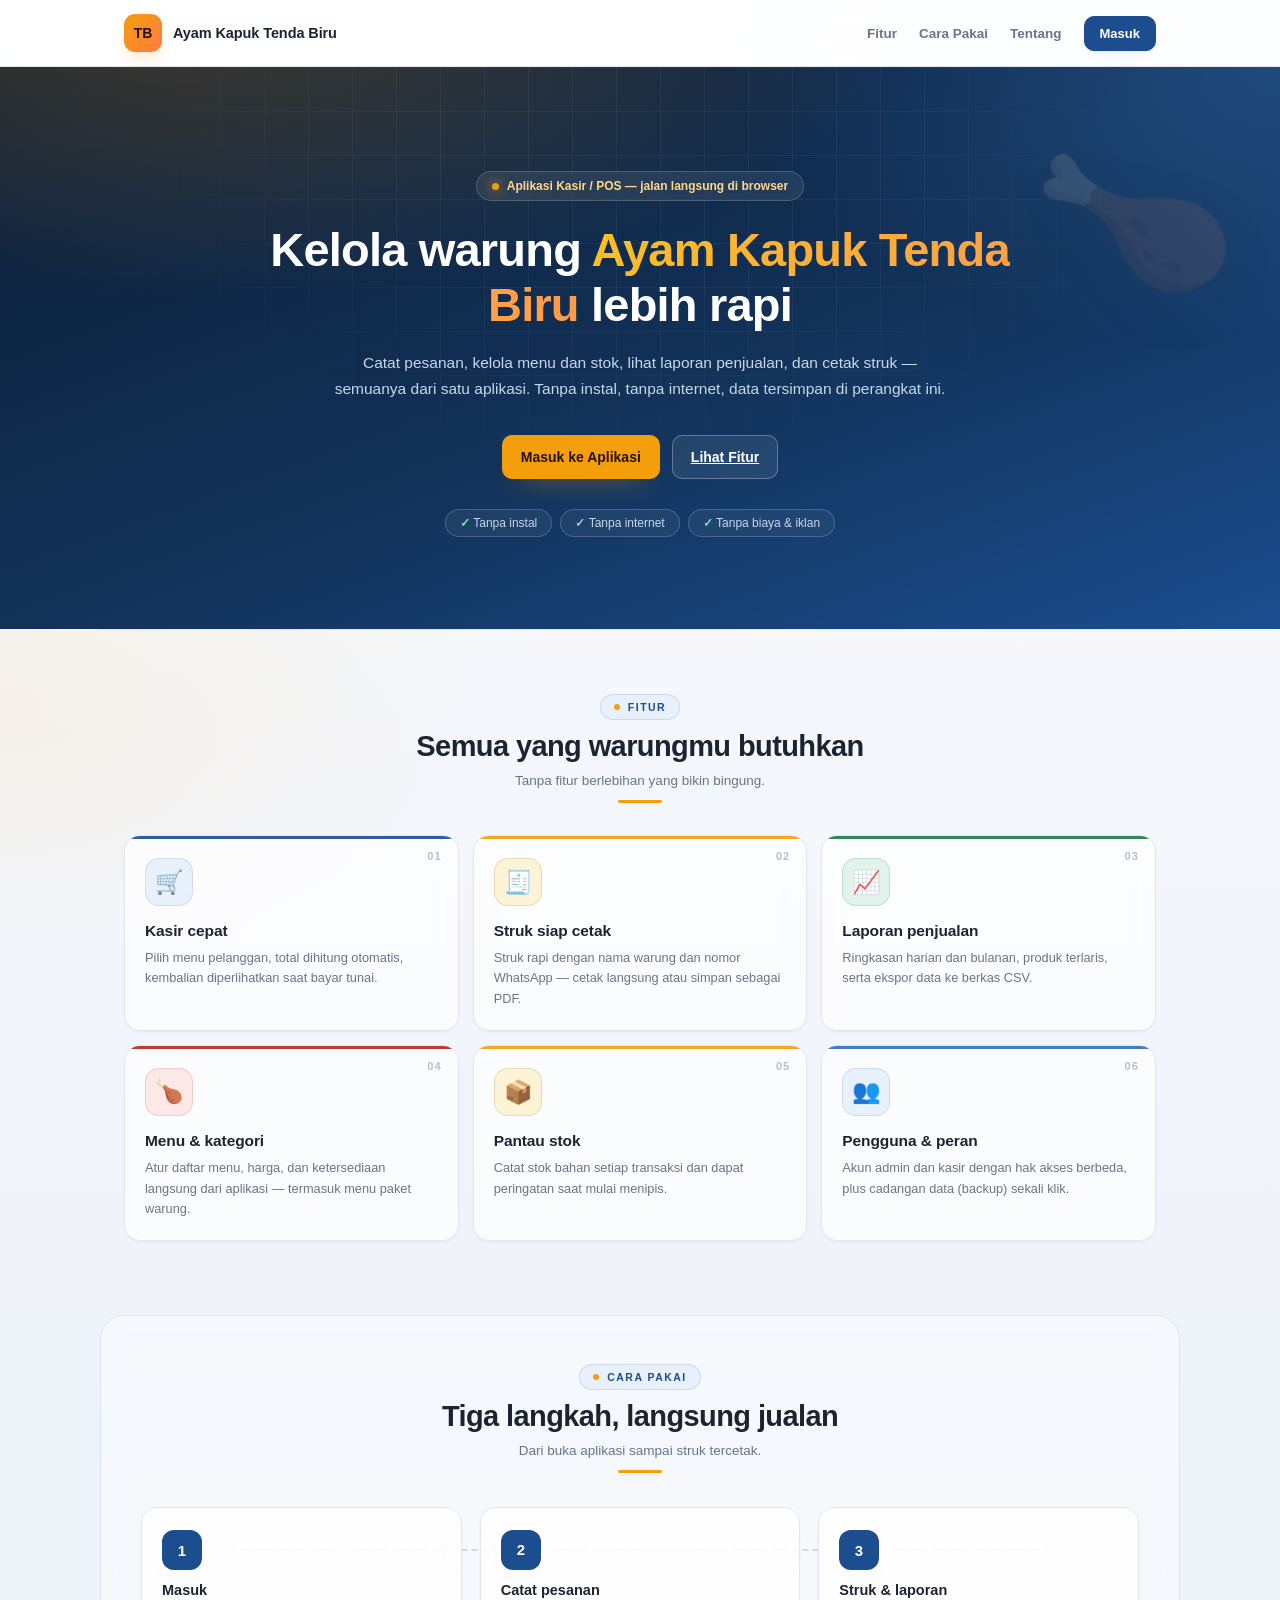
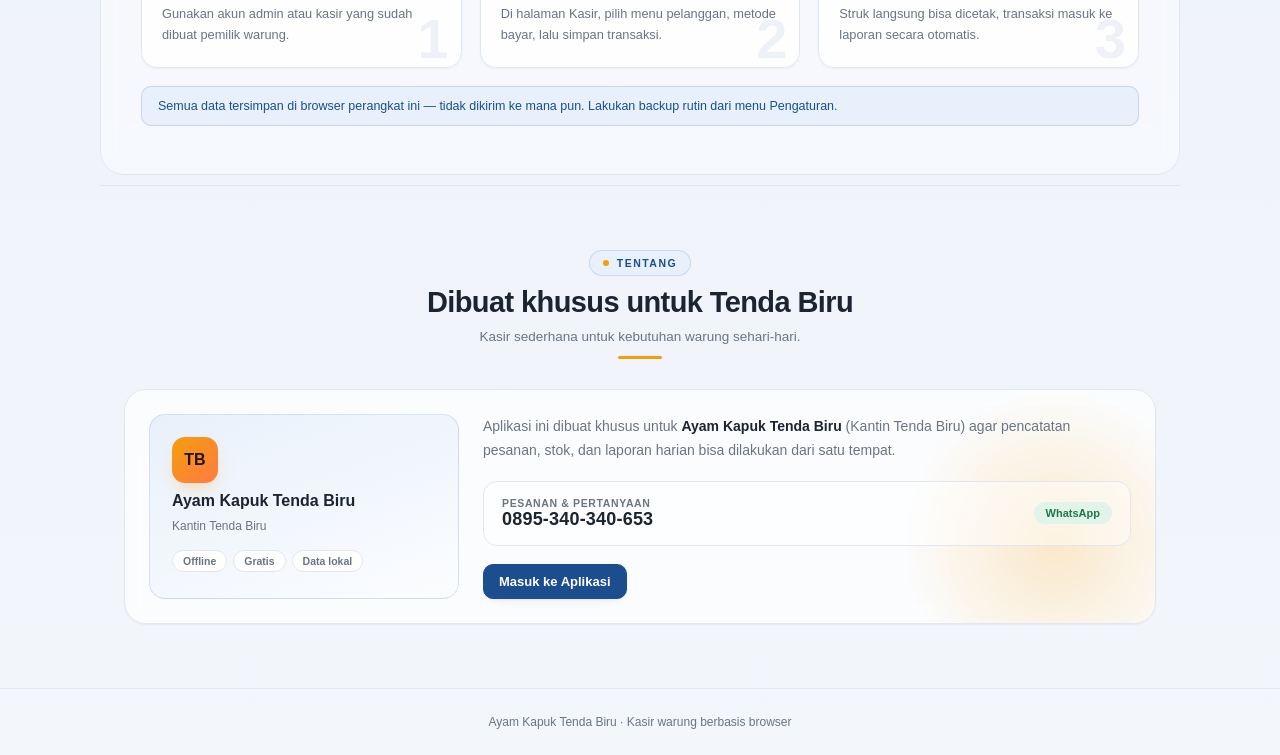
<file: index.html>
<!DOCTYPE html>
<html lang="id" data-theme="light">
<head>
  <meta charset="UTF-8">
  <meta name="viewport" content="width=device-width, initial-scale=1.0">
  <meta name="description" content="Aplikasi kasir (POS) untuk Ayam Kapuk Tenda Biru — kelola pesanan, menu, stok, laporan, dan struk.">
  <title>Ayam Kapuk Tenda Biru — Kasir</title>
  <link rel="stylesheet" href="assets/style.css">
</head>
<body>

  <!-- ================= LANDING ================= -->
  <div id="landingView" class="landing" hidden>
    <header class="landing-nav">
      <div class="landing-nav-inner">
        <div class="landing-brand">
          <span class="brand-logo">TB</span>
          <strong data-brand>Ayam Kapuk Tenda Biru</strong>
        </div>
        <nav class="landing-menu">
          <a href="#fitur">Fitur</a>
          <a href="#cara">Cara Pakai</a>
          <a href="#tentang">Tentang</a>
        </nav>
        <button class="btn primary" data-action="go-login">Masuk</button>
      </div>
    </header>

    <section class="landing-hero">
      <span class="landing-badge">Aplikasi Kasir / POS — jalan langsung di browser</span>
      <h1>Kelola warung <span data-brand>Ayam Kapuk Tenda Biru</span> lebih rapi</h1>
      <p>Catat pesanan, kelola menu dan stok, lihat laporan penjualan, dan cetak struk — semuanya dari satu aplikasi. Tanpa instal, tanpa internet, data tersimpan di perangkat ini.</p>
      <div class="landing-cta">
        <button class="btn primary big" data-action="go-login">Masuk ke Aplikasi</button>
        <a class="btn big ghost" href="#fitur">Lihat Fitur</a>
      </div>
      <div class="landing-chips">
        <span class="landing-chip">Tanpa instal</span>
        <span class="landing-chip">Tanpa internet</span>
        <span class="landing-chip">Tanpa biaya &amp; iklan</span>
      </div>
    </section>

    <section class="landing-section" id="fitur">
      <div class="landing-section-head">
        <span class="section-eyebrow">Fitur</span>
        <h2>Semua yang warungmu butuhkan</h2>
        <p>Tanpa fitur berlebihan yang bikin bingung.</p>
      </div>
      <div class="feature-grid">
        <div class="feature-card">
          <span class="feature-no">01</span>
          <span class="feature-icon">🛒</span>
          <h3>Kasir cepat</h3>
          <p>Pilih menu pelanggan, total dihitung otomatis, kembalian diperlihatkan saat bayar tunai.</p>
        </div>
        <div class="feature-card">
          <span class="feature-no">02</span>
          <span class="feature-icon">🧾</span>
          <h3>Struk siap cetak</h3>
          <p>Struk rapi dengan nama warung dan nomor WhatsApp — cetak langsung atau simpan sebagai PDF.</p>
        </div>
        <div class="feature-card">
          <span class="feature-no">03</span>
          <span class="feature-icon">📈</span>
          <h3>Laporan penjualan</h3>
          <p>Ringkasan harian dan bulanan, produk terlaris, serta ekspor data ke berkas CSV.</p>
        </div>
        <div class="feature-card">
          <span class="feature-no">04</span>
          <span class="feature-icon">🍗</span>
          <h3>Menu &amp; kategori</h3>
          <p>Atur daftar menu, harga, dan ketersediaan langsung dari aplikasi — termasuk menu paket warung.</p>
        </div>
        <div class="feature-card">
          <span class="feature-no">05</span>
          <span class="feature-icon">📦</span>
          <h3>Pantau stok</h3>
          <p>Catat stok bahan setiap transaksi dan dapat peringatan saat mulai menipis.</p>
        </div>
        <div class="feature-card">
          <span class="feature-no">06</span>
          <span class="feature-icon">👥</span>
          <h3>Pengguna &amp; peran</h3>
          <p>Akun admin dan kasir dengan hak akses berbeda, plus cadangan data (backup) sekali klik.</p>
        </div>
      </div>
    </section>

    <section class="landing-section" id="cara">
      <div class="landing-section-head">
        <span class="section-eyebrow">Cara Pakai</span>
        <h2>Tiga langkah, langsung jualan</h2>
        <p>Dari buka aplikasi sampai struk tercetak.</p>
      </div>
      <ol class="steps">
        <li>
          <span>1</span>
          <div>
            <strong>Masuk</strong>
            <p>Gunakan akun admin atau kasir yang sudah dibuat pemilik warung.</p>
          </div>
        </li>
        <li>
          <span>2</span>
          <div>
            <strong>Catat pesanan</strong>
            <p>Di halaman Kasir, pilih menu pelanggan, metode bayar, lalu simpan transaksi.</p>
          </div>
        </li>
        <li>
          <span>3</span>
          <div>
            <strong>Struk &amp; laporan</strong>
            <p>Struk langsung bisa dicetak, transaksi masuk ke laporan secara otomatis.</p>
          </div>
        </li>
      </ol>
      <div class="landing-note">Semua data tersimpan di browser perangkat ini — tidak dikirim ke mana pun. Lakukan backup rutin dari menu Pengaturan.</div>
    </section>

    <section class="landing-section" id="tentang">
      <div class="landing-section-head">
        <span class="section-eyebrow">Tentang</span>
        <h2>Dibuat khusus untuk Tenda Biru</h2>
        <p>Kasir sederhana untuk kebutuhan warung sehari-hari.</p>
      </div>
      <div class="about-card">
        <div class="about-brand">
          <span class="brand-logo">TB</span>
          <strong data-brand>Ayam Kapuk Tenda Biru</strong>
          <small>Kantin Tenda Biru</small>
          <div class="about-tags">
            <span>Offline</span>
            <span>Gratis</span>
            <span>Data lokal</span>
          </div>
        </div>
        <div class="about-body">
          <p class="landing-about">Aplikasi ini dibuat khusus untuk <strong data-brand>Ayam Kapuk Tenda Biru</strong> (Kantin Tenda Biru) agar pencatatan pesanan, stok, dan laporan harian bisa dilakukan dari satu tempat.</p>
          <div class="about-contact">
            <div>
              <span class="lbl">Pesanan &amp; pertanyaan</span>
              <b>0895-340-340-653</b>
            </div>
            <span class="about-wa">WhatsApp</span>
          </div>
          <div class="about-cta">
            <button class="btn primary" data-action="go-login">Masuk ke Aplikasi</button>
          </div>
        </div>
      </div>
    </section>

    <footer class="landing-foot">
      <span data-brand>Ayam Kapuk Tenda Biru</span> &middot; Kasir warung berbasis browser
    </footer>
  </div>

  <!-- ================= LOGIN ================= -->
  <div id="loginView" class="login-view" hidden>
    <section class="login-panel">
      <aside class="login-side">
        <div class="login-side-head">
          <span class="brand-logo">TB</span>
          <strong data-brand>Ayam Kapuk Tenda Biru</strong>
          <button type="button" class="login-side-back" data-action="back-landing">&#8592; Beranda</button>
        </div>
        <div class="login-side-body">
          <h2>Lanjutkan mengelola usahamu dari sini.</h2>
          <p>Satu aplikasi untuk kebutuhan kasir warungmu — dari pesanan sampai laporan.</p>
          <ul class="login-checks">
            <li>Kelola transaksi harian</li>
            <li>Lihat laporan usaha</li>
            <li>Pantau menu &amp; stok</li>
            <li>Akses fitur kasir &amp; pengaturan</li>
          </ul>
        </div>
        <div class="login-side-foot">
          <span>Untuk UMKM Indonesia</span>
          <span class="login-side-tag">Web &middot; Offline</span>
        </div>
      </aside>

      <section class="login-main">
        <div class="login-card">
          <button type="button" class="login-back" data-action="back-landing" aria-label="Kembali ke beranda">&#8592; Kembali ke Beranda</button>

          <div class="login-card-head">
            <h2>Selamat datang kembali</h2>
            <p>Masukkan akunmu untuk melanjutkan mengelola usahamu.</p>
          </div>

          <form id="loginForm" class="login-form" autocomplete="off">
            <label class="field">
              <span>Email / Username</span>
              <div class="input-icon">
                <input id="loginUsername" type="text" placeholder="Masukkan email atau username" required>
              </div>
            </label>
            <label class="field">
              <span>Kata Sandi</span>
              <div class="input-icon">
                <input id="loginPassword" type="password" placeholder="Masukkan kata sandi" required>
                <button type="button" class="reveal" data-action="toggle-password" aria-label="Lihat password">Lihat</button>
              </div>
            </label>
            <div class="login-row">
              <button type="button" class="login-link" data-action="forgot-pass">Lupa kata sandi?</button>
            </div>
            <p id="loginError" class="login-error" hidden></p>
            <button class="btn primary block big" type="submit">Masuk</button>
          </form>

          <div class="login-alt">Belum memiliki akun? <button type="button" class="login-link" data-action="back-landing">Daftar</button></div>

          <div class="demo-box">
            <p>Akun demo — klik untuk mengisi</p>
            <div class="demo-actions">
              <button class="demo-btn" type="button" data-action="fill-demo" data-user="admin" data-pass="admin123">
                <div><strong>Admin</strong><small>admin / admin123</small></div>
              </button>
              <button class="demo-btn" type="button" data-action="fill-demo" data-user="kasir" data-pass="kasir123">
                <div><strong>Kasir</strong><small>kasir / kasir123</small></div>
              </button>
            </div>
          </div>
        </div>
      </section>
    </section>
  </div>

  <!-- ================= APP ================= -->
  <div id="appView" class="app" hidden>
    <aside class="sidebar" id="sidebar">
      <div class="brand">
        <span class="brand-logo">TB</span>
        <div>
          <strong class="brand-name" data-brand>Ayam Kapuk Tenda Biru</strong>
          <small>Kasir &amp; Point of Sale</small>
        </div>
      </div>
      <nav class="nav" id="nav"></nav>
      <div class="sidebar-foot">
        <div class="sidebar-user">
          <span class="avatar" id="sideAvatar">A</span>
          <div>
            <strong id="sideName">Admin</strong>
            <small id="sideRole">Admin</small>
          </div>
        </div>
        <button class="btn ghost block sm" data-action="logout">Keluar</button>
      </div>
    </aside>
    <div class="sidebar-overlay" id="sidebarOverlay" data-action="close-sidebar"></div>

    <div class="main">
      <header class="topbar">
        <div class="topbar-inner">
          <button class="icon-btn menu-toggle" data-action="toggle-sidebar" aria-label="Menu">☰</button>
          <div class="page-heading">
            <h1 id="pageTitle">Dashboard</h1>
            <p id="pageSubtitle">Ringkasan performa warung</p>
          </div>
          <div class="topbar-actions">
            <span class="today-chip" id="todayChip"></span>
            <button class="icon-btn" id="themeToggle" data-action="toggle-theme" title="Ganti tema">Gelap</button>
            <div class="user-menu">
              <button class="user-chip" data-action="toggle-user-menu">
                <span class="avatar" id="userAvatar">A</span>
                <span class="user-meta">
                  <strong id="userName">Admin</strong>
                  <small id="userRole">Admin</small>
                </span>
                <span class="chev">▾</span>
              </button>
              <div class="user-dropdown" id="userDropdown" hidden>
                <button data-action="logout">Keluar</button>
              </div>
            </div>
          </div>
        </div>
      </header>
      <main class="content" id="content"></main>
    </div>
  </div>

  <div id="toasts" class="toasts" aria-live="polite"></div>
  <div id="modalRoot"></div>

  <script src="assets/data.js"></script>
  <script src="assets/ui.js"></script>
  <script src="assets/core.js"></script>
  <script src="assets/pages-pos.js"></script>
  <script src="assets/pages-admin.js"></script>
  <script src="assets/actions-pos.js"></script>
  <script src="assets/actions-admin.js"></script>
  <script src="assets/boot.js"></script>
</body>
</html>
</file>
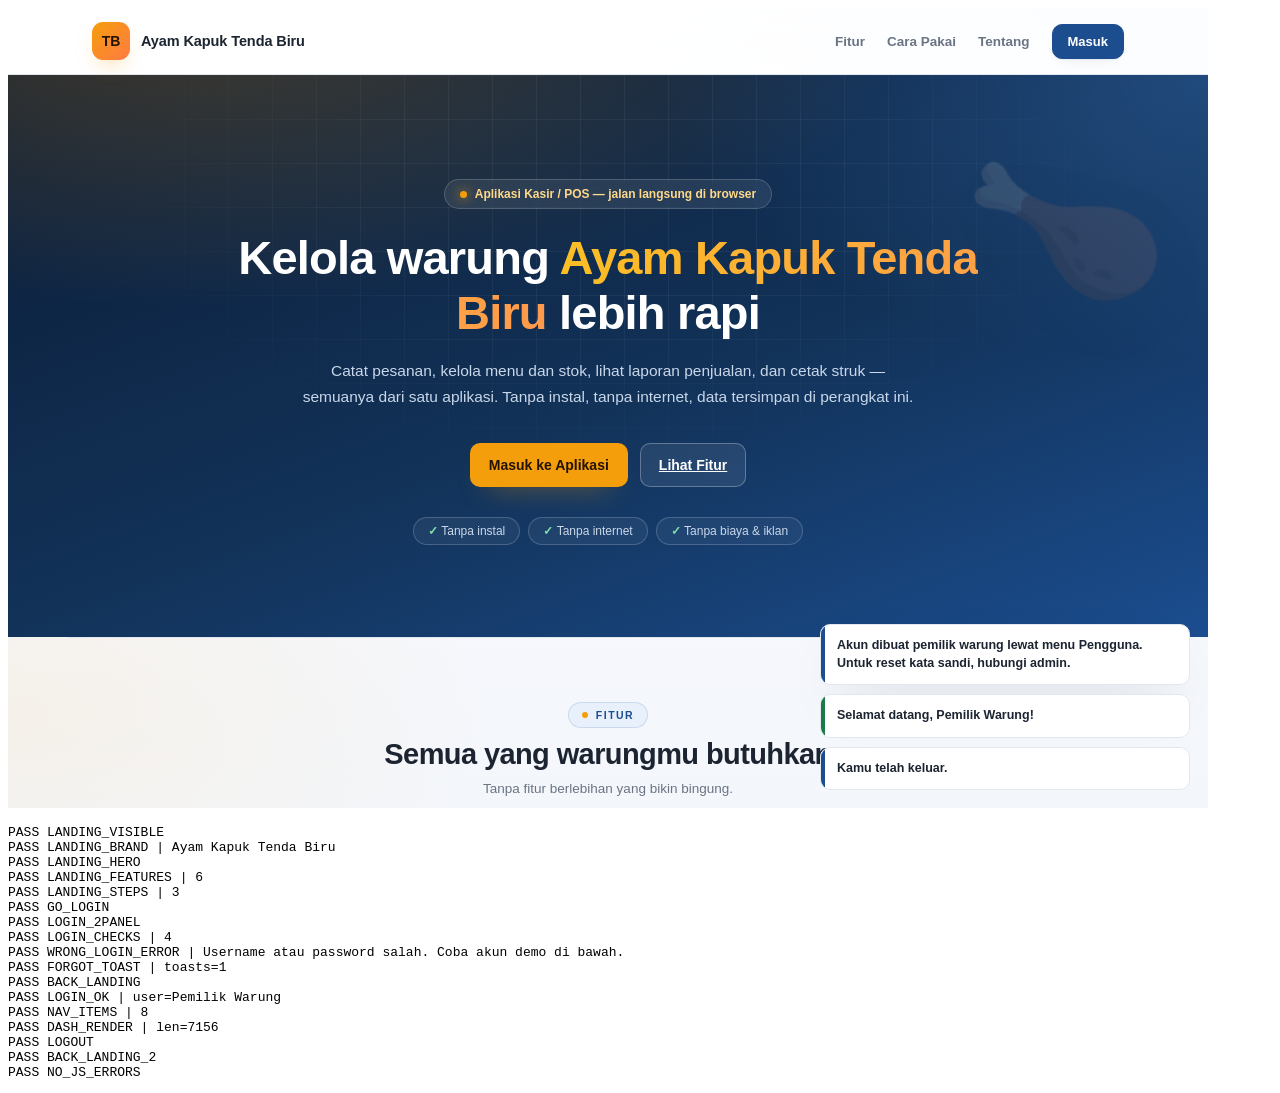
<file: selftest.html>
<!DOCTYPE html>
<html lang="id">
<head><meta charset="UTF-8"><title>SELFTEST RUNNING</title></head>
<body>
<iframe id="f" width="1200" height="800" style="border:0"></iframe>
<pre id="out">RUNNING</pre>
<script>
(function () {
  var out = document.getElementById('out');
  if (location.protocol === 'file:') {
    document.getElementById('f').style.display = 'none';
    document.getElementById('f').removeAttribute('src');
    out.style.fontFamily = 'Consolas, monospace';
    out.textContent = 'Selftest harus dijalankan lewat server lokal.\n' +
      '(Browser memblokir akses iframe dari file://, jadi halaman ini belum bisa menguji apa pun.)\n\n' +
      'Cara menjalankan:\n' +
      '  1. Buka terminal di folder proyek ini\n' +
      '  2. Jalankan:  python -m http.server 8000\n' +
      '  3. Buka:      http://localhost:8000/selftest.html\n\n' +
      'Aplikasi utama (index.html) tetap bisa dibuka langsung tanpa server.';
    document.title = 'SELFTEST_INFO';
    return;
  }
  var results = [];
  function log(name, ok, extra) { results.push((ok ? 'PASS ' : 'FAIL ') + name + (extra ? ' | ' + extra : '')); }
  var errs = [];
  localStorage.clear();
  var f = document.getElementById('f');
  f.addEventListener('load', function once() {
    f.removeEventListener('load', once);
    try {
    var win = f.contentWindow, doc = f.contentDocument;
    win.onerror = function (msg) { errs.push(String(msg)); return false; };
    var q = function (s) { return doc.querySelector(s); };
    var qa = function (s) { return doc.querySelectorAll(s); };

    log('LANDING_VISIBLE', !q('#landingView').hidden && q('#loginView').hidden && q('#appView').hidden);
    log('LANDING_BRAND', q('.landing-brand strong').textContent === 'Ayam Kapuk Tenda Biru', q('.landing-brand strong').textContent);
    log('LANDING_HERO', q('.landing-hero h1').textContent.indexOf('Ayam Kapuk Tenda Biru') !== -1);
    log('LANDING_FEATURES', qa('.feature-card').length === 6, String(qa('.feature-card').length));
    log('LANDING_STEPS', qa('.steps li').length === 3, String(qa('.steps li').length));

    q('.landing-nav [data-action=go-login]').click();
    log('GO_LOGIN', q('#loginView') && !q('#loginView').hidden && q('#landingView').hidden);
    log('LOGIN_2PANEL', !!q('.login-side') && q('.login-card-head h2').textContent === 'Selamat datang kembali');
    log('LOGIN_CHECKS', qa('.login-checks li').length === 4, String(qa('.login-checks li').length));

    q('#loginUsername').value = 'salah';
    q('#loginPassword').value = 'xxx';
    q('#loginForm').dispatchEvent(new Event('submit', { bubbles: true, cancelable: true }));
    log('WRONG_LOGIN_ERROR', !q('#loginError').hidden, q('#loginError').textContent);

    q('[data-action=forgot-pass]').click();
    var tb = q('#toasts');
    log('FORGOT_TOAST', !!tb && tb.childElementCount > 0, 'toasts=' + (tb ? tb.childElementCount : 'none'));

    q('.login-back').click();
    log('BACK_LANDING', !q('#landingView').hidden && q('#loginView').hidden);

    q('[data-action=go-login]').click();
    q('#loginUsername').value = 'admin';
    q('#loginPassword').value = 'admin123';
    q('#loginForm').dispatchEvent(new Event('submit', { bubbles: true, cancelable: true }));
    log('LOGIN_OK', q('#appView') && !q('#appView').hidden, 'user=' + q('#userName').textContent);
    log('NAV_ITEMS', qa('#nav .nav-item').length > 0, String(qa('#nav .nav-item').length));
    log('DASH_RENDER', q('#content').innerHTML.length > 100, 'len=' + q('#content').innerHTML.length);

    q('.sidebar [data-action=logout]').click();
    log('LOGOUT', q('#loginView') && !q('#loginView').hidden && q('#appView').hidden);

    q('.login-alt [data-action=back-landing]').click();
    log('BACK_LANDING_2', !q('#landingView').hidden && q('#loginView').hidden);

    log('NO_JS_ERRORS', errs.length === 0, errs.join('; '));
    } catch (e) {
      results.push('GAGAL menjalankan selftest: ' + (e && e.message ? e.message : String(e)));
      results.push('Pastikan halaman dibuka lewat http://localhost, bukan file://.');
    }

    document.getElementById('out').textContent = results.join('\n');
    document.title = 'SELFTEST_DONE';
  });
  f.src = 'index.html';
})();
</script>
</body>
</html>
</file>
<file: assets/style.css>
/* ============================================================
   AYAM KAPUK TENDA BIRU — POS
   Desain modern: gradien, kartu berlapis, aksen hangat
   ============================================================ */

:root {
  --bg: #f2f4f8;
  --bg-tint: #e9eef6;
  --surface: #ffffff;
  --surface-2: #f6f8fb;
  --surface-3: #eef2f8;
  --text: #1b2430;
  --muted: #6a7484;
  --border: #e2e7ef;
  --border-strong: #cfd7e3;
  --brand: #1b4d8f;
  --brand-2: #2f6db8;
  --brand-hover: #163f75;
  --brand-soft: #e8f0fb;
  --brand-glow: rgba(27, 77, 143, .18);
  --accent: #f59e0b;
  --accent-2: #ff8a3d;
  --gold: #96690a;
  --gold-soft: #fdf3d7;
  --green: #1c7a48;
  --green-soft: #e2f4ea;
  --red: #b3261e;
  --red-soft: #fce9e7;
  --blue: #1b4d8f;
  --blue-soft: #e8f0fb;
  --shadow-sm: 0 1px 2px rgba(16, 24, 40, .05);
  --shadow: 0 1px 2px rgba(16, 24, 40, .04), 0 10px 30px -18px rgba(16, 24, 40, .22);
  --shadow-lg: 0 24px 60px -24px rgba(16, 24, 40, .32);
  --radius: 14px;
  --radius-sm: 10px;
  --radius-xs: 8px;
  --sidebar-bg: #101d33;
  --sidebar-bg-2: #16294a;
  --sidebar-text: #b9c6da;
  --brand-grad: linear-gradient(135deg, #1b4d8f 0%, #2f6db8 100%);
  --accent-grad: linear-gradient(135deg, #f59e0b 0%, #ff7a45 100%);
  --hero-grad: radial-gradient(1200px 480px at 15% -10%, rgba(245, 158, 11, .22), transparent 60%),
               radial-gradient(1000px 520px at 100% 0%, rgba(80, 160, 255, .25), transparent 55%),
               linear-gradient(160deg, #0b1c36 0%, #123258 55%, #1b4d8f 100%);
  --card-glass: rgba(255, 255, 255, .72);
  --band-glass: rgba(255, 255, 255, .45);
  --font: 'Segoe UI Variable Display', 'Segoe UI', Tahoma, Arial, sans-serif;
}

[data-theme="dark"] {
  --bg: #0f141c;
  --bg-tint: #121a25;
  --surface: #18202c;
  --surface-2: #1f2937;
  --surface-3: #243142;
  --text: #e8edf4;
  --muted: #93a1b4;
  --border: #2b3648;
  --border-strong: #3a4658;
  --brand: #4d86cf;
  --brand-2: #6aa1e0;
  --brand-hover: #5f97dd;
  --brand-soft: #1d2c42;
  --brand-glow: rgba(77, 134, 207, .3);
  --accent: #fbbf24;
  --accent-2: #fb923c;
  --gold: #e0b840;
  --gold-soft: #372f14;
  --green: #43b07a;
  --green-soft: #173125;
  --red: #e0655c;
  --red-soft: #3a201e;
  --blue: #4d86cf;
  --blue-soft: #1d2c42;
  --shadow-sm: 0 1px 2px rgba(0, 0, 0, .5);
  --shadow: 0 1px 2px rgba(0, 0, 0, .45), 0 18px 44px -22px rgba(0, 0, 0, .65);
  --shadow-lg: 0 30px 70px -24px rgba(0, 0, 0, .8);
  --sidebar-bg: #0b121d;
  --sidebar-bg-2: #121d30;
  --sidebar-text: #9fb0c6;
  --hero-grad: radial-gradient(1200px 480px at 15% -10%, rgba(245, 158, 11, .16), transparent 60%),
               radial-gradient(1000px 520px at 100% 0%, rgba(80, 160, 255, .18), transparent 55%),
               linear-gradient(160deg, #081120 0%, #0e2138 55%, #173c6b 100%);
  --card-glass: rgba(24, 32, 44, .72);
  --band-glass: rgba(24, 32, 44, .45);
}

* { box-sizing: border-box; }
[hidden] { display: none !important; }

html, body { margin: 0; padding: 0; }

body {
  font-family: var(--font);
  color: var(--text);
  background:
    radial-gradient(900px 500px at 0% -5%, var(--brand-soft), transparent 60%),
    linear-gradient(180deg, var(--bg-tint), var(--bg) 260px);
  background-attachment: fixed;
  min-height: 100vh;
  -webkit-font-smoothing: antialiased;
  text-rendering: optimizeLegibility;
}

h1, h2, h3, h4, p { margin: 0; }
button, input, select, textarea { font-family: inherit; }
button { cursor: pointer; }
a { color: var(--brand); }

::selection { background: var(--brand); color: #fff; }

::-webkit-scrollbar { width: 10px; height: 10px; }
::-webkit-scrollbar-track { background: transparent; }
::-webkit-scrollbar-thumb { background: var(--border-strong); border-radius: 999px; border: 2px solid transparent; background-clip: padding-box; }
::-webkit-scrollbar-thumb:hover { background: var(--muted); background-clip: padding-box; }
[data-theme="dark"] ::-webkit-scrollbar-thumb { background: #3a4658; background-clip: padding-box; border: 2px solid transparent; }

/* ---------------- Buttons ---------------- */
.btn {
  display: inline-flex;
  align-items: center;
  justify-content: center;
  gap: 8px;
  border: 1px solid var(--border);
  background: var(--surface);
  color: var(--text);
  font-weight: 600;
  font-size: 13px;
  padding: 9px 15px;
  border-radius: var(--radius-sm);
  box-shadow: var(--shadow-sm);
  transition: transform .14s ease, background .14s ease, border-color .14s ease, box-shadow .14s ease, color .14s ease;
  white-space: nowrap;
}
.btn:hover { background: var(--surface-2); border-color: var(--border-strong); transform: translateY(-1px); }
.btn:active { transform: translateY(0); }
.btn:disabled { opacity: .5; cursor: not-allowed; transform: none; box-shadow: none; }
.btn.primary {
  background: var(--brand);
  border-color: var(--brand);
  color: #fff;
  box-shadow: 0 6px 16px -10px var(--brand-glow), var(--shadow-sm);
}
.btn.primary:hover { background: var(--brand-hover); border-color: var(--brand-hover); filter: none; }
.btn.danger { background: var(--red); border-color: var(--red); color: #fff; box-shadow: 0 6px 16px -12px rgba(179, 38, 30, .5); }
.btn.danger:hover { background: color-mix(in srgb, var(--red) 88%, #000); border-color: transparent; filter: none; }
.btn.ghost { background: transparent; box-shadow: none; border-color: var(--border); }
.btn.ghost:hover { background: var(--surface-2); }
.btn.sm { padding: 6px 11px; font-size: 12px; border-radius: var(--radius-xs); }
.btn.big { padding: 13px 18px; font-size: 14px; border-radius: var(--radius-sm); }
.btn.block { width: 100%; }

.icon-btn {
  display: inline-grid;
  place-items: center;
  width: 36px;
  height: 36px;
  border-radius: var(--radius-xs);
  border: 1px solid var(--border);
  background: var(--surface);
  color: var(--text);
  font-size: 15px;
  box-shadow: var(--shadow-sm);
  transition: background .14s ease, border-color .14s ease, transform .14s ease;
}
.icon-btn:hover { background: var(--surface-2); border-color: var(--border-strong); transform: translateY(-1px); }
.icon-btn.sm { width: 28px; height: 28px; font-size: 13px; border-radius: 7px; }
.icon-btn.danger { color: var(--red); }
.icon-btn.danger:hover { background: var(--red-soft); border-color: var(--red); }

.link-btn {
  border: none;
  background: none;
  color: var(--brand);
  font-weight: 700;
  font-size: 12.5px;
  padding: 4px 2px;
  transition: gap .14s ease;
}
.link-btn:hover { text-decoration: underline; }

button:focus-visible, a:focus-visible, .nav-item:focus-visible {
  outline: 2px solid var(--brand); outline-offset: 2px;
}

/* ---------------- Forms ---------------- */
.input {
  width: 100%;
  padding: 10px 12px;
  border-radius: var(--radius-xs);
  border: 1px solid var(--border);
  background: var(--surface);
  color: var(--text);
  font-size: 13px;
  transition: border-color .14s ease, box-shadow .14s ease;
  outline: none;
}
.input:hover { border-color: var(--border-strong); }
.input:focus { border-color: var(--brand); box-shadow: 0 0 0 4px var(--brand-glow); }
.input.sm { padding: 7px 10px; font-size: 12.5px; }
.input::placeholder { color: var(--muted); opacity: .8; }

.field, .field-mini { display: flex; flex-direction: column; gap: 6px; }
.field > span, .field-mini > span { font-size: 11.5px; font-weight: 700; color: var(--muted); letter-spacing: .2px; text-transform: uppercase; }
.field-mini.grow { flex: 1; min-width: 170px; }

.search-box {
  display: flex;
  align-items: center;
  gap: 8px;
  background: var(--surface);
  border: 1px solid var(--border);
  border-radius: var(--radius-xs);
  padding: 0 12px;
  flex: 1;
  box-shadow: var(--shadow-sm);
  transition: border-color .14s ease, box-shadow .14s ease;
}
.search-box:focus-within { border-color: var(--brand); box-shadow: 0 0 0 4px var(--brand-glow); }
.search-box input {
  flex: 1;
  border: none;
  outline: none;
  background: transparent;
  color: var(--text);
  padding: 11px 0;
  font-size: 13px;
}

select.input { appearance: none; background-image: linear-gradient(45deg, transparent 50%, var(--muted) 50%), linear-gradient(135deg, var(--muted) 50%, transparent 50%); background-position: calc(100% - 16px) 50%, calc(100% - 11px) 50%; background-size: 5px 5px, 5px 5px; background-repeat: no-repeat; padding-right: 30px; }

.field input[type="date"] { color-scheme: light; }
[data-theme="dark"] .field input[type="date"] { color-scheme: dark; }

.form-grid { display: flex; flex-direction: column; gap: 14px; }
.form-grid.two { display: grid; grid-template-columns: 1fr 1fr; gap: 14px; }
.inline-form { display: flex; gap: 10px; margin-bottom: 18px; }
.inline-form .input { flex: 1; }

/* ---------------- Badges & pills ---------------- */
.badge {
  display: inline-flex;
  align-items: center;
  gap: 4px;
  padding: 4px 9px;
  border-radius: 999px;
  font-size: 11px;
  font-weight: 700;
  border: none;
  white-space: nowrap;
}
.badge.green { background: var(--green-soft); color: var(--green); }
.badge.red { background: var(--red-soft); color: var(--red); }
.badge.gold { background: var(--gold-soft); color: var(--gold); }
.badge.blue { background: var(--blue-soft); color: var(--blue); }
.badge.soft { background: var(--surface-2); color: var(--muted); border: 1px solid var(--border); }
.badge.clickable { cursor: pointer; }
.badge.clickable:hover { filter: brightness(.96); }

.pill {
  display: inline-flex;
  align-items: center;
  gap: 6px;
  padding: 6px 13px;
  border-radius: 999px;
  background: var(--brand-soft);
  color: var(--brand);
  font-size: 12px;
  font-weight: 700;
  white-space: nowrap;
  border: 1px solid color-mix(in srgb, var(--brand) 14%, transparent);
}
.pill.soft { background: var(--surface-2); color: var(--muted); border: 1px solid var(--border); box-shadow: none; }

.mono { font-family: Consolas, 'SFMono-Regular', 'Courier New', monospace; font-size: 12px; letter-spacing: .2px; }
.muted-note { color: var(--muted); font-size: 12.5px; line-height: 1.5; }
.spacer { flex: 1; }

/* ---------------- Cards ---------------- */
.card {
  background: var(--surface);
  border: 1px solid var(--border);
  border-radius: var(--radius);
  padding: 20px;
  box-shadow: var(--shadow);
}
.card-head { display: flex; align-items: flex-start; justify-content: space-between; gap: 12px; margin-bottom: 16px; }
.card-head h3 { font-size: 15px; font-weight: 700; letter-spacing: -.1px; }
.card-head p { color: var(--muted); font-size: 12px; margin-top: 3px; }

/* ---------------- Landing ---------------- */
.landing {
  min-height: 100vh;
  background:
    radial-gradient(900px 480px at 100% 0%, rgba(80, 160, 255, .10), transparent 60%),
    radial-gradient(800px 420px at 0% 30%, rgba(245, 158, 11, .08), transparent 60%),
    linear-gradient(180deg, #fbfcfe 0%, #eef2f9 60%, #f3f6fb 100%);
}
[data-theme="dark"] .landing {
  background:
    radial-gradient(900px 480px at 100% 0%, rgba(80, 160, 255, .06), transparent 60%),
    radial-gradient(800px 420px at 0% 30%, rgba(245, 158, 11, .05), transparent 60%),
    linear-gradient(180deg, #0f141c 0%, #121a25 100%);
}

.landing-nav {
  position: sticky; top: 0; z-index: 50;
  background: color-mix(in srgb, var(--surface) 82%, transparent);
  backdrop-filter: blur(14px) saturate(140%);
  -webkit-backdrop-filter: blur(14px) saturate(140%);
  border-bottom: 1px solid var(--border);
}
.landing-nav-inner { max-width: 1080px; margin: 0 auto; display: flex; align-items: center; gap: 22px; padding: 14px 24px; }
.landing-brand { display: flex; align-items: center; gap: 11px; margin-right: auto; }
.landing-brand strong { font-size: 14.5px; letter-spacing: -.1px; }
.landing-menu { display: flex; gap: 22px; }
.landing-menu a { color: var(--muted); text-decoration: none; font-size: 13.5px; font-weight: 600; position: relative; transition: color .14s ease; }
.landing-menu a::after { content: ''; position: absolute; left: 0; right: 100%; bottom: -5px; height: 2px; border-radius: 2px; background: var(--brand); transition: right .18s ease; }
.landing-menu a:hover { color: var(--text); }
.landing-menu a:hover::after { right: 0; }

.landing-hero { position: relative; overflow: hidden; background: var(--hero-grad); color: #fff; text-align: center; padding: 104px 24px 92px; }
.landing-hero::before {
  content: ''; position: absolute; inset: 0; pointer-events: none;
  background-image:
    linear-gradient(rgba(255, 255, 255, .05) 1px, transparent 1px),
    linear-gradient(90deg, rgba(255, 255, 255, .05) 1px, transparent 1px);
  background-size: 44px 44px;
  mask-image: radial-gradient(700px 400px at 50% 20%, #000 30%, transparent 75%);
  -webkit-mask-image: radial-gradient(700px 400px at 50% 20%, #000 30%, transparent 75%);
}
.landing-hero::after {
  content: '🍗'; position: absolute; right: max(4%, calc(50% - 620px)); top: 64px;
  font-size: 150px; opacity: .12; transform: rotate(-16deg); pointer-events: none;
  filter: drop-shadow(0 20px 40px rgba(0, 0, 0, .3));
}
.landing-hero > * { position: relative; z-index: 1; }
.landing-badge {
  display: inline-flex; align-items: center; gap: 8px; font-size: 12px; font-weight: 700; color: #ffd98a;
  background: rgba(255, 255, 255, .08); border: 1px solid rgba(255, 255, 255, .18);
  padding: 7px 15px; border-radius: 999px; backdrop-filter: blur(6px);
}
.landing-badge::before { content: ''; width: 7px; height: 7px; border-radius: 50%; background: var(--accent); box-shadow: 0 0 12px var(--accent); }
.landing-hero h1 { font-size: clamp(30px, 4.6vw, 47px); line-height: 1.16; margin: 22px auto 0; max-width: 820px; letter-spacing: -.8px; font-weight: 800; }
.landing-hero h1 span { background: linear-gradient(92deg, #fbbf24, #ff9a4d); -webkit-background-clip: text; background-clip: text; color: transparent; }
.landing-hero > p { color: #c9d7ea; font-size: 15.5px; line-height: 1.7; margin: 18px auto 0; max-width: 620px; }
.landing-cta { display: flex; gap: 12px; justify-content: center; margin-top: 32px; flex-wrap: wrap; }
.landing-cta .btn.primary { background: var(--accent); box-shadow: 0 14px 28px -18px rgba(245, 158, 11, .8); color: #241300; border-color: transparent; }
.landing-cta .btn.primary:hover { background: var(--accent-2); }
.landing-cta .btn.ghost { background: rgba(255, 255, 255, .08); border-color: rgba(255, 255, 255, .28); color: #fff; }
.landing-cta .btn.ghost:hover { background: rgba(255, 255, 255, .16); border-color: rgba(255, 255, 255, .4); }
.landing-chips { display: flex; flex-wrap: wrap; gap: 8px; justify-content: center; margin-top: 30px; }
.landing-chip { font-size: 12px; color: #c9d7ea; border: 1px solid rgba(255, 255, 255, .18); border-radius: 999px; padding: 6px 14px; background: rgba(255, 255, 255, .05); }
.landing-chip::before { content: '✓ '; color: #7ee2a8; font-weight: 700; }

.landing-section { max-width: 1080px; margin: 0 auto; padding: 64px 24px; border-top: 1px solid var(--border); }
.landing-section-head { display: flex; flex-direction: column; align-items: center; gap: 10px; text-align: center; margin-bottom: 6px; }
.section-eyebrow {
  display: inline-flex; align-items: center; gap: 8px;
  font-size: 10.5px; font-weight: 800; letter-spacing: .14em; text-transform: uppercase;
  color: var(--brand); background: var(--brand-soft);
  border: 1px solid color-mix(in srgb, var(--brand) 14%, transparent);
  padding: 6px 13px; border-radius: 999px;
}
.section-eyebrow::before { content: ''; width: 6px; height: 6px; border-radius: 50%; background: var(--accent); }
.landing-section-head h2 { font-size: 29px; letter-spacing: -.6px; }
.landing-section-head p { color: var(--muted); font-size: 13.5px; }
.landing-section-head::after { content: ''; width: 44px; height: 3px; border-radius: 3px; background: var(--accent); margin-top: 2px; }

.feature-grid { display: grid; grid-template-columns: repeat(3, minmax(0, 1fr)); gap: 14px; margin-top: 32px; }
.feature-card {
  position: relative; display: flex; flex-direction: column; align-items: flex-start;
  background: var(--card-glass);
  backdrop-filter: blur(10px) saturate(120%);
  -webkit-backdrop-filter: blur(10px) saturate(120%);
  border: 1px solid var(--border); border-radius: 16px;
  padding: 22px 20px 20px; box-shadow: var(--shadow-sm); overflow: hidden;
  transition: transform .18s ease, box-shadow .18s ease, border-color .18s ease;
}
.feature-card::before {
  content: ''; position: absolute; top: 0; left: 0; right: 0; height: 3px;
  background: var(--brand); opacity: .9;
}
.feature-card:nth-child(2)::before { background: var(--accent); }
.feature-card:nth-child(3)::before { background: var(--green); }
.feature-card:nth-child(4)::before { background: var(--red); }
.feature-card:nth-child(5)::before { background: var(--accent); }
.feature-card:nth-child(6)::before { background: var(--brand-2); }
.feature-card:hover { transform: translateY(-4px); border-color: color-mix(in srgb, var(--brand) 36%, var(--border)); box-shadow: var(--shadow-lg); }
.feature-no {
  position: absolute; top: 14px; right: 16px;
  font-size: 11px; font-weight: 800; letter-spacing: .1em; color: var(--muted); opacity: .45;
}
.feature-icon {
  width: 48px; height: 48px; display: grid; place-items: center; font-size: 23px;
  border-radius: 14px; background: var(--brand-soft); color: var(--brand); margin-bottom: 16px;
  border: 1px solid color-mix(in srgb, var(--brand) 12%, transparent);
}
.feature-card:nth-child(2) .feature-icon { background: var(--gold-soft); border-color: color-mix(in srgb, var(--gold) 18%, transparent); }
.feature-card:nth-child(3) .feature-icon { background: var(--green-soft); border-color: color-mix(in srgb, var(--green) 18%, transparent); }
.feature-card:nth-child(4) .feature-icon { background: var(--red-soft); border-color: color-mix(in srgb, var(--red) 16%, transparent); }
.feature-card:nth-child(5) .feature-icon { background: var(--gold-soft); border-color: color-mix(in srgb, var(--gold) 18%, transparent); }
.feature-card:nth-child(6) .feature-icon { background: var(--blue-soft); border-color: color-mix(in srgb, var(--blue) 12%, transparent); }
.feature-card h3 { font-size: 15.5px; letter-spacing: -.1px; }
.feature-card p { color: var(--muted); font-size: 12.8px; line-height: 1.62; margin-top: 8px; }

.landing-section#cara {
  background: var(--band-glass);
  backdrop-filter: blur(10px) saturate(120%);
  -webkit-backdrop-filter: blur(10px) saturate(120%);
  border: 1px solid var(--border); border-radius: 24px;
  padding: 48px 40px; margin: 10px auto;
}
.steps {
  counter-reset: step; position: relative;
  list-style: none; display: grid; grid-template-columns: repeat(3, minmax(0, 1fr));
  gap: 18px; margin: 34px 0 0; padding: 0;
}
.steps::before {
  content: ''; position: absolute; top: 42px; left: 9%; right: 9%;
  border-top: 2px dashed var(--border-strong); z-index: 0;
}
.steps li {
  counter-increment: step; position: relative; z-index: 1;
  display: flex; flex-direction: column; align-items: flex-start; gap: 12px;
  background: var(--card-glass);
  backdrop-filter: blur(10px) saturate(120%);
  -webkit-backdrop-filter: blur(10px) saturate(120%);
  border: 1px solid var(--border);
  border-radius: 16px; padding: 22px 20px; box-shadow: var(--shadow-sm); overflow: hidden;
}
.steps li::before {
  content: counter(step); position: absolute; right: 12px; bottom: 0;
  font-size: 56px; font-weight: 800; line-height: 1; color: var(--surface-3);
  z-index: 0; pointer-events: none;
}
.steps li > span {
  position: relative; z-index: 1;
  flex: none; width: 40px; height: 40px; display: grid; place-items: center;
  background: var(--brand); color: #fff; border-radius: 12px;
  font-size: 15px; font-weight: 800;
  box-shadow: 0 0 0 5px var(--surface), 0 10px 22px -12px var(--brand-glow);
}
.steps li > div { position: relative; z-index: 1; }
.steps strong { font-size: 14.5px; display: block; }
.steps p { color: var(--muted); font-size: 12.8px; line-height: 1.6; margin-top: 6px; }
.landing-note {
  margin-top: 18px; font-size: 12.5px; color: var(--brand);
  background: var(--brand-soft); border: 1px solid color-mix(in srgb, var(--brand) 16%, transparent);
  border-radius: var(--radius-sm); padding: 12px 16px;
}

.about-card {
  position: relative; overflow: hidden;
  display: grid; grid-template-columns: minmax(0, 310px) minmax(0, 1fr); gap: 24px;
  margin-top: 30px; padding: 24px;
  background: var(--card-glass);
  backdrop-filter: blur(10px) saturate(120%);
  -webkit-backdrop-filter: blur(10px) saturate(120%);
  border: 1px solid var(--border); border-radius: 22px;
  box-shadow: var(--shadow-sm);
}
.about-card::before {
  content: ''; position: absolute; right: -60px; bottom: -80px; width: 320px; height: 320px;
  background: radial-gradient(circle at center, color-mix(in srgb, var(--accent) 22%, transparent), transparent 68%);
  pointer-events: none;
}
.about-brand {
  position: relative; display: flex; flex-direction: column; align-items: flex-start; gap: 9px;
  padding: 22px; border-radius: 16px;
  background: linear-gradient(160deg, var(--brand-soft), rgba(255, 255, 255, 0));
  border: 1px solid color-mix(in srgb, var(--brand) 14%, transparent);
}
.about-brand .brand-logo { width: 46px; height: 46px; font-size: 16px; border-radius: 13px; }
.about-brand strong { font-size: 16px; }
.about-brand small { color: var(--muted); font-size: 12px; }
.about-tags { display: flex; flex-wrap: wrap; gap: 6px; margin-top: 8px; }
.about-tags span { font-size: 10.5px; font-weight: 700; padding: 4px 10px; border-radius: 999px; background: var(--surface); border: 1px solid var(--border); color: var(--muted); }
.about-body { position: relative; display: flex; flex-direction: column; justify-content: center; gap: 18px; min-width: 0; }
.landing-about { color: var(--muted); font-size: 14px; line-height: 1.75; }
.landing-about strong { color: var(--text); }
.about-contact {
  display: flex; align-items: center; justify-content: space-between; gap: 14px; flex-wrap: wrap;
  padding: 15px 18px; border-radius: 14px; background: var(--band-glass); border: 1px solid var(--border);
}
.about-contact .lbl { display: block; font-size: 10.5px; font-weight: 800; letter-spacing: .06em; text-transform: uppercase; color: var(--muted); }
.about-contact b { font-size: 18px; letter-spacing: .2px; font-variant-numeric: tabular-nums; }
.about-wa { font-size: 11px; font-weight: 800; color: var(--green); background: var(--green-soft); padding: 5px 12px; border-radius: 999px; }
.about-cta { display: flex; gap: 10px; flex-wrap: wrap; }
.landing-foot { border-top: 1px solid var(--border); color: var(--muted); font-size: 12px; text-align: center; padding: 26px 20px; background: transparent; }

/* ---------------- Login (dua panel) ---------------- */
.login-view { min-height: 100vh; background: linear-gradient(180deg, var(--bg-tint), var(--bg) 320px); }
.login-panel { display: grid; grid-template-columns: minmax(0, 1.05fr) minmax(0, 1fr); min-height: 100vh; }
.login-side {
  position: relative; overflow: hidden;
  display: flex; flex-direction: column;
  background:
    radial-gradient(560px 380px at 85% -10%, rgba(245, 158, 11, .28), transparent 62%),
    radial-gradient(720px 480px at -10% 110%, rgba(80, 160, 255, .32), transparent 62%),
    linear-gradient(165deg, #d7e6fb 0%, #eef4fc 48%, #f7ecd9 100%);
  color: var(--text);
  border-right: 1px solid var(--border);
  padding: 40px 48px;
}
[data-theme="dark"] .login-side {
  background:
    radial-gradient(560px 380px at 85% -10%, rgba(245, 158, 11, .16), transparent 62%),
    radial-gradient(720px 480px at -10% 110%, rgba(80, 160, 255, .18), transparent 62%),
    linear-gradient(165deg, #182640 0%, #101a2c 55%, #201f2e 100%);
}
.login-side::before {
  content: ''; position: absolute; inset: 0; pointer-events: none;
  background-image:
    linear-gradient(rgba(27, 77, 143, .07) 1px, transparent 1px),
    linear-gradient(90deg, rgba(27, 77, 143, .07) 1px, transparent 1px);
  background-size: 42px 42px;
  mask-image: radial-gradient(600px 420px at 30% 30%, #000, transparent 78%);
  -webkit-mask-image: radial-gradient(600px 420px at 30% 30%, #000, transparent 78%);
}
[data-theme="dark"] .login-side::before {
  background-image:
    linear-gradient(rgba(255, 255, 255, .04) 1px, transparent 1px),
    linear-gradient(90deg, rgba(255, 255, 255, .04) 1px, transparent 1px);
}
.login-side::after {
  content: '🌶️'; position: absolute; right: -18px; bottom: -28px; font-size: 190px;
  opacity: .07; transform: rotate(14deg); pointer-events: none;
}
.login-side > * { position: relative; z-index: 1; }
.login-side-head { display: flex; align-items: center; gap: 11px; }
.login-side-head strong { font-size: 14.5px; }
.login-side-back {
  margin-left: auto; display: inline-flex; align-items: center; gap: 6px;
  padding: 7px 13px; border-radius: 999px;
  border: 1px solid var(--border-strong); background: var(--surface); color: var(--muted);
  font-size: 12px; font-weight: 700;
  transition: border-color .14s ease, color .14s ease, background .14s ease, transform .14s ease;
}
.login-side-back:hover { border-color: var(--brand); color: var(--brand); transform: translateX(-2px); }
.login-side-body { margin: auto 0; max-width: 430px; padding: 34px 0; }
.login-side-body h2 { font-size: 30px; line-height: 1.25; letter-spacing: -.6px; font-weight: 800; }
.login-side-body > p { color: var(--muted); font-size: 14px; line-height: 1.65; margin-top: 12px; }
.login-checks { list-style: none; margin: 26px 0 0; padding: 0; display: flex; flex-direction: column; gap: 14px; }
.login-checks li { display: flex; align-items: center; gap: 11px; font-size: 14px; font-weight: 600; }
.login-checks li::before {
  content: '✓'; width: 22px; height: 22px; flex: none; border-radius: 7px;
  display: grid; place-items: center; font-size: 12px; font-weight: 800; color: #0b1c36;
  background: var(--accent-grad);
}
.login-side-foot { display: flex; align-items: center; justify-content: space-between; gap: 10px; color: var(--muted); font-size: 12px; }
.login-side-tag { border: 1px solid var(--border-strong); background: var(--surface); padding: 4px 12px; border-radius: 999px; font-weight: 600; color: var(--muted); }

.login-main { display: flex; flex-direction: column; justify-content: center; padding: 40px 48px; }
.login-card {
  position: relative; overflow: hidden;
  width: 100%; max-width: 408px; margin: 0 auto;
  background: var(--surface); border: 1px solid var(--border); border-radius: 20px;
  padding: 30px; box-shadow: var(--shadow-lg);
}
.login-card::before {
  content: ''; position: absolute; top: 0; left: 0; right: 0; height: 4px;
  background: var(--brand-grad);
}
.login-back {
  display: inline-flex; align-items: center; gap: 8px;
  padding: 8px 15px; margin-bottom: 20px;
  border-radius: 999px; border: 1px solid color-mix(in srgb, var(--brand) 20%, transparent);
  background: var(--brand-soft); color: var(--brand);
  font-size: 12.5px; font-weight: 700;
  transition: background .14s ease, border-color .14s ease, transform .14s ease;
}
.login-back:hover { background: var(--surface); border-color: var(--brand); transform: translateX(-2px); }
.login-card-head { margin-bottom: 22px; }
.login-card-head h2 { font-size: 22px; font-weight: 800; letter-spacing: -.4px; }
.login-card-head p { color: var(--muted); font-size: 13px; margin-top: 6px; line-height: 1.55; }
.login-form { display: flex; flex-direction: column; gap: 15px; }
.input-icon {
  display: flex; align-items: center; gap: 8px;
  border: 1px solid var(--border); border-radius: var(--radius-xs); background: var(--surface); padding: 0 12px;
  transition: border-color .14s ease, box-shadow .14s ease;
}
.input-icon:hover { border-color: var(--border-strong); }
.input-icon:focus-within { border-color: var(--brand); box-shadow: 0 0 0 4px var(--brand-glow); }
.input-icon input { flex: 1; border: none; outline: none; background: transparent; color: var(--text); padding: 11px 0; font-size: 13px; }
.reveal { border: none; background: none; font-size: 12.5px; padding: 4px 6px; color: var(--muted); font-weight: 600; border-radius: 6px; }
.reveal:hover { color: var(--text); background: var(--surface-2); }
.login-row { display: flex; justify-content: flex-end; }
.login-link { border: none; background: none; color: var(--brand); font-size: 12.5px; font-weight: 700; padding: 0; }
.login-link:hover { text-decoration: underline; }
.login-error { color: var(--red); font-size: 12.5px; background: var(--red-soft); padding: 9px 12px; border-radius: var(--radius-xs); border: 1px solid color-mix(in srgb, var(--red) 25%, transparent); }
.login-alt { margin-top: 20px; font-size: 12.5px; color: var(--muted); text-align: center; }
.demo-box { margin-top: 22px; border-top: 1px dashed var(--border-strong); padding-top: 18px; }
.demo-box > p { font-size: 11.5px; color: var(--muted); font-weight: 700; margin-bottom: 10px; text-transform: uppercase; letter-spacing: .3px; }
.demo-actions { display: grid; grid-template-columns: 1fr 1fr; gap: 10px; }
.demo-btn {
  display: block; text-align: left;
  padding: 11px 13px; border-radius: var(--radius-xs); border: 1px solid var(--border);
  background: var(--surface); color: var(--text);
  transition: transform .14s ease, border-color .14s ease, background .14s ease, box-shadow .14s ease;
}
.demo-btn:hover { background: var(--surface-2); border-color: var(--brand); transform: translateY(-1px); box-shadow: var(--shadow-sm); }
.demo-btn strong { display: block; font-size: 12.5px; }
.demo-btn small { display: block; font-size: 11px; color: var(--muted); margin-top: 2px; }

/* ---------------- App shell ---------------- */
.app { display: grid; grid-template-columns: 244px minmax(0, 1fr); min-height: 100vh; }

.sidebar {
  position: sticky;
  top: 0;
  height: 100vh;
  display: flex;
  flex-direction: column;
  background:
    radial-gradient(600px 260px at 0% -10%, rgba(245, 158, 11, .08), transparent 62%),
    linear-gradient(180deg, var(--sidebar-bg), var(--sidebar-bg-2));
  color: var(--sidebar-text);
  padding: 18px 14px 16px;
  z-index: 60;
  border-right: 1px solid rgba(255, 255, 255, .06);
}
.brand { display: flex; align-items: center; gap: 11px; padding: 0 6px 18px; border-bottom: 1px solid rgba(255, 255, 255, .1); }
.brand-logo {
  width: 38px; height: 38px; display: grid; place-items: center; font-size: 14px; font-weight: 800;
  background: var(--accent-grad); color: #241300; border-radius: 11px; flex: none;
  box-shadow: 0 10px 22px -10px rgba(245, 158, 11, .6);
}
.brand strong { display: block; color: #fff; font-size: 13px; line-height: 1.25; letter-spacing: -.1px; }
.brand small { display: block; font-size: 10.5px; color: var(--sidebar-text); margin-top: 2px; }

.nav { display: flex; flex-direction: column; gap: 3px; padding: 16px 0; overflow-y: auto; flex: 1; }
.nav-item {
  display: flex; align-items: center; gap: 11px;
  padding: 10px 12px; border-radius: var(--radius-xs); border: none; background: transparent;
  color: var(--sidebar-text); font-size: 13px; font-weight: 600; text-align: left;
  transition: background .14s ease, color .14s ease, transform .14s ease;
  position: relative; width: 100%;
}
.nav-item:hover { background: rgba(255, 255, 255, .07); color: #fff; transform: translateX(2px); }
.nav-item.active {
  background: rgba(47, 109, 184, .22);
  color: #fff;
  box-shadow: inset 0 0 0 1px rgba(125, 175, 255, .22);
}
.nav-item.active::before {
  content: ''; position: absolute; left: -14px; top: 50%; transform: translateY(-50%);
  width: 4px; height: 22px; border-radius: 0 4px 4px 0; background: var(--accent);
}
.nav-icon { width: 20px; text-align: center; font-size: 16px; flex: none; }
.nav-icon:empty { display: none; }
.nav-note { margin-top: 12px; padding: 11px; border-radius: var(--radius-xs); background: rgba(255, 255, 255, .06); border: 1px solid rgba(255, 255, 255, .08); font-size: 11px; line-height: 1.55; color: var(--sidebar-text); }

.sidebar-foot { border-top: 1px solid rgba(255, 255, 255, .1); padding-top: 14px; display: flex; flex-direction: column; gap: 10px; }
.sidebar-user { display: flex; align-items: center; gap: 10px; padding: 0 4px; }
.sidebar-user strong { display: block; color: #fff; font-size: 12.5px; }
.sidebar-user small { display: block; color: var(--sidebar-text); font-size: 10.5px; }
.avatar {
  width: 32px; height: 32px; border-radius: 50%; display: grid; place-items: center; flex: none;
  background: var(--brand); color: #fff;
  font-weight: 800; font-size: 13px;
  box-shadow: inset 0 1px 0 rgba(255, 255, 255, .2);
}
.sidebar .btn.ghost { border-color: rgba(255, 255, 255, .22); color: #fff; background: rgba(255, 255, 255, .04); }
.sidebar .btn.ghost:hover { background: rgba(255, 255, 255, .12); border-color: rgba(255, 255, 255, .34); }

.sidebar-overlay {
  display: none;
  position: fixed; inset: 0; z-index: 55; background: rgba(4, 10, 20, .55);
  backdrop-filter: blur(2px);
}
.sidebar-overlay.show { display: block; }

.main { min-width: 0; display: flex; flex-direction: column; }
.topbar {
  position: sticky; top: 0; z-index: 40;
  background: color-mix(in srgb, var(--surface) 84%, transparent);
  backdrop-filter: blur(14px) saturate(140%);
  -webkit-backdrop-filter: blur(14px) saturate(140%);
  border-bottom: 1px solid var(--border);
}
.topbar-inner {
  display: flex; align-items: center; gap: 14px;
  width: 100%; max-width: 1500px; margin: 0 auto;
  padding: 12px 24px;
}
#themeToggle { width: auto; min-width: 36px; padding: 0 11px; font-size: 12px; font-weight: 700; }
.page-heading { min-width: 0; }
.page-heading h1 { font-size: 20px; font-weight: 800; letter-spacing: -.3px; white-space: nowrap; overflow: hidden; text-overflow: ellipsis; }
.page-heading p { color: var(--muted); font-size: 12px; margin-top: 2px; }
.menu-toggle { display: none; }
.topbar-actions { margin-left: auto; display: flex; align-items: center; gap: 10px; }
.today-chip {
  font-size: 12px; color: var(--muted); white-space: nowrap;
  background: var(--surface-2); border: 1px solid var(--border); border-radius: 999px; padding: 6px 13px;
}
.user-menu { position: relative; }
.user-chip {
  display: flex; align-items: center; gap: 9px; padding: 4px 10px 4px 5px;
  background: var(--surface); border: 1px solid var(--border); border-radius: 999px; color: var(--text);
  box-shadow: var(--shadow-sm);
  transition: border-color .14s ease, background .14s ease;
}
.user-chip:hover { background: var(--surface-2); border-color: var(--border-strong); }
.user-meta { text-align: left; line-height: 1.15; }
.user-meta strong { display: block; font-size: 12px; }
.user-meta small { display: block; font-size: 10px; color: var(--muted); }
.chev { font-size: 10px; color: var(--muted); }
.user-dropdown {
  position: absolute; right: 0; top: calc(100% + 8px); min-width: 170px;
  background: var(--surface); border: 1px solid var(--border); border-radius: var(--radius-sm);
  box-shadow: var(--shadow-lg); padding: 6px; z-index: 50;
  animation: fadeIn .14s ease both;
}
.user-dropdown button {
  display: flex; align-items: center; gap: 8px; width: 100%; text-align: left;
  border: none; background: none; color: var(--text); padding: 9px 11px; border-radius: 7px; font-size: 13px; font-weight: 600;
}
.user-dropdown button:hover { background: var(--red-soft); color: var(--red); }

.content { padding: 24px 24px 44px; max-width: 1500px; width: 100%; margin: 0 auto; }
.content > * + * { margin-top: 16px; }
.content > .kpi-grid { margin-top: 18px; }

/* ---------------- Page animation ---------------- */
.page-anim { animation: fadeUp .22s cubic-bezier(.2, .7, .3, 1) both; }
@keyframes fadeUp { from { opacity: 0; transform: translateY(6px); } to { opacity: 1; transform: none; } }
@keyframes shake { 10%, 90% { transform: translateX(-1px); } 20%, 80% { transform: translateX(2px); } 30%, 50%, 70% { transform: translateX(-3px); } 40%, 60% { transform: translateX(3px); } }
.shake { animation: shake .4s both; }

/* ---------------- Dashboard ---------------- */
.hero-card {
  position: relative; overflow: hidden;
  display: flex; align-items: center; justify-content: space-between; gap: 18px; flex-wrap: wrap;
  padding: 26px 28px; border-radius: var(--radius);
  background: var(--hero-grad);
  color: #fff;
  box-shadow: 0 24px 50px -26px rgba(11, 28, 54, .65);
}
.hero-card::before {
  content: ''; position: absolute; inset: 0; pointer-events: none;
  background-image:
    linear-gradient(rgba(255, 255, 255, .05) 1px, transparent 1px),
    linear-gradient(90deg, rgba(255, 255, 255, .05) 1px, transparent 1px);
  background-size: 40px 40px;
  mask-image: radial-gradient(560px 300px at 80% 0%, #000, transparent 78%);
  -webkit-mask-image: radial-gradient(560px 300px at 80% 0%, #000, transparent 78%);
}
.hero-card::after {
  content: '🍗'; position: absolute; right: 26px; bottom: -26px; font-size: 120px;
  opacity: .13; transform: rotate(-12deg); pointer-events: none;
}
.hero-card > * { position: relative; z-index: 1; }
.hero-eyebrow { font-size: 12px; font-weight: 700; color: #ffd98a; text-transform: uppercase; letter-spacing: .6px; }
.hero-card h2 { font-size: 25px; font-weight: 800; margin: 6px 0 6px; letter-spacing: -.5px; }
.hero-card p { color: #c9d7ea; font-size: 12.5px; }
.hero-actions { display: flex; gap: 9px; flex-wrap: wrap; }
.hero-actions .btn.primary { background: var(--accent); color: #241300; border-color: transparent; box-shadow: 0 12px 24px -16px rgba(245, 158, 11, .8); }
.hero-actions .btn.primary:hover { background: var(--accent-2); }
.hero-actions .btn.ghost { background: rgba(255, 255, 255, .1); border-color: rgba(255, 255, 255, .28); color: #fff; }
.hero-actions .btn.ghost:hover { background: rgba(255, 255, 255, .2); }

.kpi-grid { display: grid; grid-template-columns: repeat(4, minmax(0, 1fr)); gap: 16px; margin-top: 18px; }
.kpi-card {
  position: relative;
  display: flex; align-items: center; gap: 14px;
  background: var(--surface); border: 1px solid var(--border); border-radius: var(--radius);
  padding: 18px; box-shadow: var(--shadow);
  transition: transform .16s ease, box-shadow .16s ease, border-color .16s ease;
  overflow: hidden;
}
.kpi-card:hover { transform: translateY(-2px); box-shadow: var(--shadow-lg); border-color: var(--border-strong); }
.kpi-icon {
  width: 44px; height: 44px; border-radius: 12px; display: grid; place-items: center; font-size: 20px; flex: none;
}
.kpi-icon:empty { display: none; }
.kpi-icon.red { background: var(--red-soft); }
.kpi-icon.blue { background: var(--blue-soft); }
.kpi-icon.green { background: var(--green-soft); }
.kpi-icon.gold { background: var(--gold-soft); }
.kpi-body { min-width: 0; }
.kpi-label { display: block; font-size: 11.5px; color: var(--muted); font-weight: 600; }
.kpi-value { display: block; font-size: 20px; font-weight: 800; margin: 3px 0 3px; white-space: nowrap; letter-spacing: -.3px; font-variant-numeric: tabular-nums; }
.kpi-sub { font-size: 11.5px; color: var(--muted); }
.trend { font-weight: 800; }
.trend.up { color: var(--green); }
.trend.down { color: var(--red); }

.dash-grid { display: grid; grid-template-columns: 1.55fr 1fr; gap: 16px; margin-top: 16px; }
.dash-grid.second { grid-template-columns: 1fr 1fr; }
.chart-wrap { position: relative; width: 100%; height: 220px; }
.chart-wrap canvas { display: block; width: 100%; }

.rank-list { display: flex; flex-direction: column; gap: 14px; }
.rank-row { display: flex; align-items: center; gap: 11px; }
.rank-no {
  width: 24px; height: 24px; flex: none; display: grid; place-items: center;
  border-radius: 8px; background: var(--surface-2); color: var(--muted); font-size: 11px; font-weight: 800;
}
.rank-no.first { background: var(--accent); color: #241300; }
.rank-icon { font-size: 19px; flex: none; }
.rank-icon:empty { display: none; }
.rank-main { flex: 1; min-width: 0; }
.rank-name { font-size: 12.5px; font-weight: 700; white-space: nowrap; overflow: hidden; text-overflow: ellipsis; }
.rank-bar { height: 6px; border-radius: 999px; background: var(--surface-3); margin-top: 6px; overflow: hidden; }
.rank-bar span { display: block; height: 100%; border-radius: 999px; background: var(--brand); transition: width .45s cubic-bezier(.2, .7, .3, 1); }
.rank-val { text-align: right; flex: none; font-variant-numeric: tabular-nums; }
.rank-val b { display: block; font-size: 12.5px; }
.rank-val small { display: block; font-size: 10.5px; color: var(--muted); }

.mini-list { display: flex; flex-direction: column; gap: 3px; }
.mini-tx {
  display: flex; align-items: center; gap: 12px; width: 100%; text-align: left;
  border: none; background: none; color: var(--text);
  padding: 9px 8px; border-radius: var(--radius-xs);
  transition: background .12s ease;
}
.mini-tx:not(.static):hover { background: var(--surface-2); }
.mini-emoji { width: 38px; height: 38px; flex: none; display: grid; place-items: center; font-size: 17px; border-radius: 10px; background: var(--surface-2); border: 1px solid var(--border); }
.mini-emoji:empty { display: none; }
.mini-main { flex: 1; min-width: 0; }
.mini-main strong { display: block; font-size: 12.5px; white-space: nowrap; overflow: hidden; text-overflow: ellipsis; }
.mini-main small { display: block; font-size: 10.5px; color: var(--muted); margin-top: 2px; }
.mini-right { display: flex; flex-direction: column; align-items: flex-end; gap: 4px; flex: none; }
.mini-right b { font-size: 12.5px; }

/* ---------------- Empty & toast ---------------- */
.empty-state { text-align: center; padding: 36px 16px; }
.empty-emoji { font-size: 34px; display: block; margin-bottom: 8px; }
.empty-emoji:empty { display: none; }
.empty-state strong { display: block; font-size: 14px; }
.empty-state p { color: var(--muted); font-size: 12px; margin-top: 4px; }
.empty-action { margin-top: 12px; }

.toasts { position: fixed; right: 18px; bottom: 18px; z-index: 200; display: flex; flex-direction: column; gap: 9px; max-width: min(370px, 90vw); }
.toast {
  display: flex; align-items: center; gap: 10px;
  background: var(--surface); border: 1px solid var(--border);
  padding: 12px 16px; border-radius: var(--radius-sm); box-shadow: var(--shadow-lg);
  transform: translateX(120%); opacity: 0; transition: transform .28s cubic-bezier(.2, .7, .3, 1), opacity .28s ease;
  position: relative; overflow: hidden;
}
.toast::before { content: ''; position: absolute; left: 0; top: 0; bottom: 0; width: 4px; background: var(--brand); }
.toast.show { transform: none; opacity: 1; }
.toast.success::before { background: var(--green); }
.toast.error::before { background: var(--red); }
.toast.warning::before { background: var(--gold); }
.toast.info::before { background: var(--blue); }
.toast p { font-size: 12.5px; font-weight: 600; line-height: 1.4; }

/* ---------------- Filter ---------------- */
.filter-card { padding: 16px 18px; margin-bottom: 16px; }
.filter-row { display: flex; align-items: flex-end; gap: 12px; flex-wrap: wrap; }
.filter-actions { display: flex; gap: 8px; flex-wrap: wrap; }
.preset-row { display: flex; align-items: center; gap: 8px; flex-wrap: wrap; margin-top: 14px; padding-top: 12px; border-top: 1px solid var(--border); }
.preset-row > span:first-child { font-size: 11.5px; color: var(--muted); font-weight: 700; }
.chips { display: flex; gap: 8px; flex-wrap: wrap; }
.chip {
  border: 1px solid var(--border); background: var(--surface); color: var(--muted);
  padding: 8px 14px; border-radius: 999px; font-size: 12px; font-weight: 600; white-space: nowrap;
  transition: border-color .14s ease, color .14s ease, background .14s ease, transform .14s ease;
}
.chip:hover { border-color: var(--brand); color: var(--brand); }
.chip.active {
  background: var(--brand-grad); border-color: transparent; color: #fff;
  box-shadow: 0 8px 18px -10px var(--brand-glow);
}

.mini-kpis { display: grid; grid-template-columns: repeat(4, minmax(0, 1fr)); gap: 14px; margin-bottom: 16px; }
.mini-kpi {
  display: flex; align-items: center; gap: 12px; padding: 15px 17px;
  background: var(--surface); border: 1px solid var(--border); border-radius: var(--radius);
  box-shadow: var(--shadow-sm);
}
.mini-kpi > span { width: 36px; height: 36px; display: grid; place-items: center; font-size: 16px; border-radius: 10px; background: var(--surface-2); flex: none; }
.mini-kpi > span:empty { display: none; }
.mini-kpi small { display: block; font-size: 11px; color: var(--muted); font-weight: 700; }
.mini-kpi b { display: block; font-size: 17px; margin-top: 2px; letter-spacing: -.3px; }

/* ---------------- Tables ---------------- */
.table-card { padding: 0; overflow: hidden; }
.table-head { display: flex; align-items: center; justify-content: space-between; gap: 12px; padding: 16px 18px 12px; }
.table-head h3 { font-size: 15px; font-weight: 800; }
.table-wrap { overflow-x: auto; }
.table { width: 100%; border-collapse: collapse; font-size: 12.5px; min-width: 660px; }
.table.compact { min-width: 0; }
.table thead th {
  text-align: left; font-size: 10.5px; font-weight: 800; letter-spacing: .5px; text-transform: uppercase;
  color: var(--muted); padding: 11px 18px; background: var(--surface-2); border-top: 1px solid var(--border); border-bottom: 1px solid var(--border); white-space: nowrap;
}
.table tbody td { padding: 11px 18px; border-bottom: 1px solid var(--border); vertical-align: middle; }
.table tbody tr:last-child td { border-bottom: none; }
.table tbody tr { transition: background .1s ease; }
.table tbody tr:hover { background: var(--surface-2); }
.table .right { text-align: right; font-variant-numeric: tabular-nums; }
.table .center { text-align: center; }
.table .strong { font-weight: 800; }
.table .row-actions { display: inline-flex; gap: 5px; }
.table .badge { margin: 0; }

.method-badge {
  display: inline-flex; padding: 4px 9px; border-radius: 999px; font-size: 11px; font-weight: 700;
  background: var(--surface-2); border: 1px solid var(--border); color: var(--muted);
}
.cell-product { display: flex; align-items: center; gap: 11px; min-width: 190px; }
.cell-icon {
  width: 38px; height: 38px; flex: none; display: grid; place-items: center; font-size: 17px; border-radius: 10px;
  background: var(--surface-2); border: 1px solid var(--border);
}
.cell-icon:empty { display: none; }
.cell-icon.small { font-size: 15px; font-weight: 800; color: var(--brand); background: var(--brand-soft); }
.cell-product strong { font-size: 12.5px; }
.cell-product small { display: block; font-size: 10.5px; color: var(--muted); margin-top: 1px; max-width: 260px; white-space: nowrap; overflow: hidden; text-overflow: ellipsis; }

/* ---------------- POS ---------------- */
.pos-layout { display: grid; grid-template-columns: minmax(0, 1fr) 372px; gap: 18px; align-items: start; }
.pos-catalog { min-width: 0; }
.pos-toolbar { display: flex; align-items: center; gap: 12px; margin-bottom: 14px; }
.pos-count { font-size: 11.5px; color: var(--muted); white-space: nowrap; font-weight: 600; }
.pos-catalog .chips { margin-bottom: 16px; }

.product-grid { display: grid; grid-template-columns: repeat(auto-fill, minmax(164px, 1fr)); gap: 12px; }
.product-card {
  position: relative; display: flex; flex-direction: column; align-items: flex-start; gap: 3px;
  text-align: left; padding: 14px 13px 13px;
  background: var(--surface); border: 1px solid var(--border); border-radius: var(--radius);
  color: var(--text);
  overflow: hidden; min-height: 156px;
  box-shadow: var(--shadow-sm);
  transition: transform .16s ease, box-shadow .16s ease, border-color .16s ease;
}
.product-card:not(:disabled):hover { border-color: var(--brand); transform: translateY(-3px); box-shadow: var(--shadow-lg); }
.product-card:not(:disabled):active { background: var(--surface-2); transform: translateY(-1px); }
.product-card.soldout { opacity: .55; cursor: not-allowed; }
.product-emoji {
  width: 44px; height: 44px; display: grid; place-items: center; font-size: 22px;
  border-radius: 12px; background: var(--surface-2);
  border: 1px solid var(--border);
  margin-bottom: 9px;
}
.product-name { font-size: 13px; font-weight: 700; line-height: 1.32; display: -webkit-box; -webkit-line-clamp: 2; -webkit-box-orient: vertical; overflow: hidden; min-height: 2.64em; }
.product-price { font-size: 13.5px; font-weight: 800; color: var(--brand); margin-top: auto; padding-top: 7px; padding-right: 30px; letter-spacing: -.2px; font-variant-numeric: tabular-nums; }
.product-stock { font-size: 10.5px; color: var(--muted); padding-right: 30px; }
.product-stock.low { color: var(--gold); font-weight: 700; }
.add-fab {
  position: absolute; right: 11px; bottom: 11px; width: 26px; height: 26px; border-radius: 8px;
  display: grid; place-items: center; background: var(--brand);
  color: #fff; font-size: 16px; font-weight: 700; line-height: 1;
}
.soldout-tag {
  position: absolute; top: 11px; right: 11px; font-size: 9px; font-weight: 800; letter-spacing: .4px;
  background: var(--red); color: #fff; padding: 3px 7px; border-radius: 999px;
}

.cart-panel {
  position: sticky; top: 84px;
  background: var(--surface); border: 1px solid var(--border); border-radius: var(--radius);
  display: flex; flex-direction: column;
  max-height: calc(100vh - 104px); overflow: hidden;
  box-shadow: var(--shadow);
}
.cart-head { flex: none; display: flex; align-items: center; justify-content: space-between; gap: 10px; padding: 16px 18px 10px; }
.cart-head h3 { font-size: 16px; font-weight: 800; letter-spacing: -.2px; }
.cart-head small { color: var(--muted); font-size: 11px; }
.order-meta { flex: none; padding: 0 18px 12px; display: flex; flex-direction: column; gap: 9px; }
.seg { display: grid; grid-template-columns: 1fr 1fr; gap: 3px; background: var(--surface-2); border: 1px solid var(--border); border-radius: var(--radius-xs); padding: 3px; }
.seg button {
  border: none; background: none; color: var(--muted); font-size: 12px; font-weight: 600;
  padding: 8px 6px; border-radius: 7px;
  transition: background .14s ease, color .14s ease, box-shadow .14s ease;
}
.seg button.active { background: var(--surface); color: var(--text); box-shadow: var(--shadow-sm); }

.cart-items { flex: 1 1 auto; padding: 0 18px; display: flex; flex-direction: column; gap: 3px; min-height: 70px; overflow-y: auto; }
.cart-empty { text-align: center; padding: 24px 10px; }
.cart-empty span { font-size: 30px; display: block; opacity: .7; }
.cart-empty span:empty { display: none; }
.cart-empty p { font-size: 13px; font-weight: 700; margin-top: 6px; }
.cart-empty small { font-size: 11px; color: var(--muted); }
.cart-item {
  display: flex; align-items: center; gap: 9px; padding: 9px 0; border-bottom: 1px solid var(--border);
}
.cart-item:last-child { border-bottom: none; }
.ci-icon { font-size: 19px; flex: none; }
.ci-icon:empty { display: none; }
.ci-main { flex: 1; min-width: 0; }
.ci-name { font-size: 12.5px; font-weight: 700; white-space: nowrap; overflow: hidden; text-overflow: ellipsis; }
.ci-price { font-size: 10.5px; color: var(--muted); margin-top: 1px; }
.qty-ctrl { display: flex; align-items: center; gap: 2px; background: var(--surface-2); border: 1px solid var(--border); border-radius: 8px; padding: 2px; flex: none; }
.qty-ctrl button { width: 23px; height: 23px; border: none; background: none; color: var(--text); font-size: 14px; font-weight: 700; border-radius: 6px; display: grid; place-items: center; transition: background .12s ease, color .12s ease; }
.qty-ctrl button:hover { background: var(--brand); color: #fff; }
.qty-ctrl span { min-width: 21px; text-align: center; font-size: 12px; font-weight: 800; }
.ci-sub { font-size: 11.5px; font-weight: 800; min-width: 58px; text-align: right; flex: none; }
.ci-del { border: none; background: none; color: var(--muted); font-size: 11px; padding: 4px; border-radius: 6px; flex: none; transition: background .12s ease, color .12s ease; }
.ci-del:hover { background: var(--red-soft); color: var(--red); }

.cart-note { flex: none; padding: 9px 18px 0; }
.cart-summary { flex: none; padding: 9px 18px 12px; display: flex; flex-direction: column; gap: 7px; }
.sum-row { display: flex; align-items: center; justify-content: space-between; font-size: 12px; color: var(--muted); gap: 10px; }
.sum-row b { color: var(--text); font-size: 12.5px; font-weight: 700; }
.sum-row small { font-size: 10px; }
.sum-row.discount b { color: var(--green); }
.sum-row.total { margin-top: 4px; padding-top: 10px; border-top: 1px dashed var(--border-strong); font-size: 13px; font-weight: 800; color: var(--text); }
.sum-row.total b { font-size: 19px; color: var(--brand); letter-spacing: -.4px; }
.discount-row { display: flex; gap: 7px; }
.discount-row select { width: 42%; }

.pay-box {
  flex: none; padding: 14px 18px 18px; border-top: 1px solid var(--border);
  background: var(--surface-2);
  display: flex; flex-direction: column; gap: 11px;
  border-radius: 0 0 var(--radius) var(--radius);
}
.pay-label { font-size: 10.5px; font-weight: 800; color: var(--muted); text-transform: uppercase; letter-spacing: .4px; }
.pay-methods { display: grid; grid-template-columns: repeat(3, 1fr); gap: 6px; }
.pay-btn {
  display: flex; flex-direction: column; align-items: center; gap: 3px;
  padding: 9px 4px; border: 1px solid var(--border); border-radius: var(--radius-xs);
  background: var(--surface); color: var(--muted); font-size: 15px;
  transition: border-color .14s ease, color .14s ease, background .14s ease, transform .14s ease;
}
.pay-btn span { font-size: 10px; font-weight: 700; }
.pay-btn:hover { border-color: var(--brand); color: var(--brand); transform: translateY(-1px); }
.pay-btn.active { border-color: var(--brand); background: var(--brand); color: #fff; box-shadow: none; }
.cash-box { display: flex; flex-direction: column; gap: 9px; }
.quick-cash { display: flex; gap: 6px; flex-wrap: wrap; }
.quick-cash button {
  flex: 1; min-width: 56px; padding: 7px 4px; border-radius: 8px; border: 1px solid var(--border);
  background: var(--surface); color: var(--muted); font-size: 10.5px; font-weight: 700;
  transition: border-color .12s ease, color .12s ease, background .12s ease;
}
.quick-cash button:hover { border-color: var(--brand); color: var(--brand); background: var(--brand-soft); }
.change-row { display: flex; justify-content: space-between; align-items: center; font-size: 12px; font-weight: 700; color: var(--muted); }
.change-row b { font-size: 15px; color: var(--text); }
.change-row b.neg { color: var(--red); }
.change-row b.pos { color: var(--green); }
#checkoutBtn { box-shadow: none; }
.cashier-note { text-align: center; font-size: 10.5px; color: var(--muted); }

/* ---------------- Laporan breakdown ---------------- */
.breakdown { display: flex; flex-direction: column; gap: 16px; }
.breakdown.grid2 { display: grid; grid-template-columns: 1fr 1fr; gap: 18px 28px; }
.bd-top { display: flex; justify-content: space-between; align-items: center; gap: 10px; font-size: 12.5px; font-weight: 600; margin-bottom: 7px; }
.bd-top small { color: var(--muted); font-size: 10.5px; font-weight: 600; }
.bd-top b { font-size: 12.5px; }
.bd-bar { height: 8px; border-radius: 999px; background: var(--surface-3); overflow: hidden; }
.bd-bar span { display: block; height: 100%; border-radius: 999px; background: var(--brand); transition: width .45s cubic-bezier(.2, .7, .3, 1); }
.bd-pct { display: block; color: var(--muted); font-size: 10.5px; margin-top: 5px; }

.v-ok { color: var(--green); }
.v-bad { color: var(--red); }
.v-warn { color: var(--gold); }

/* ---------------- Stok ---------------- */
.stock-cell { min-width: 120px; }
.stock-cell b { font-size: 12px; }
.stock-bar { height: 7px; border-radius: 999px; background: var(--surface-3); overflow: hidden; margin-top: 6px; }
.stock-bar span { display: block; height: 100%; border-radius: 999px; }
.stock-bar span.green { background: var(--green); }
.stock-bar span.gold { background: var(--gold); }
.stock-bar span.red { background: var(--red); }
.restock-inline { display: flex; gap: 6px; align-items: center; }
.restock-inline .input { width: 82px; }
.restock-head { display: flex; align-items: center; gap: 12px; margin-bottom: 16px; padding: 12px; border-radius: var(--radius-sm); background: var(--surface-2); border: 1px solid var(--border); }
.restock-head strong { display: block; font-size: 13px; }
.restock-head small { display: block; font-size: 11px; color: var(--muted); margin-top: 2px; }

/* ---------------- Settings ---------------- */
.settings-grid { display: grid; grid-template-columns: repeat(2, minmax(0, 1fr)); gap: 16px; align-items: start; }
.settings-grid > :last-child { grid-column: 1 / -1; }
.settings-actions { margin-top: 16px; display: flex; gap: 10px; }
.settings-actions.wrap { flex-wrap: wrap; }
.theme-picker { display: grid; grid-template-columns: 1fr 1fr; gap: 10px; }
.theme-choice {
  display: flex; flex-direction: column; align-items: center; gap: 8px; padding: 18px 12px;
  border: 1px solid var(--border); border-radius: var(--radius-sm); background: var(--surface); color: var(--text);
  transition: border-color .14s ease, background .14s ease, transform .14s ease;
}
.theme-choice span { font-size: 12px; font-weight: 700; color: var(--muted); }
.theme-choice:hover { border-color: var(--brand); transform: translateY(-1px); }
.theme-choice.active { border-color: var(--brand); background: var(--brand-soft); box-shadow: 0 0 0 3px var(--brand-glow); }
.theme-choice.active span { color: var(--brand); }
.info-box { margin-top: 12px; padding: 11px 14px; border-radius: var(--radius-xs); background: var(--blue-soft); color: var(--blue); font-size: 11.5px; line-height: 1.55; font-weight: 600; border: 1px solid color-mix(in srgb, var(--brand) 14%, transparent); }
.info-box.warning { background: var(--gold-soft); color: var(--gold); border-color: color-mix(in srgb, var(--gold) 20%, transparent); }
.about-list { display: flex; flex-direction: column; gap: 10px; }
.about-list > div { display: flex; justify-content: space-between; gap: 12px; font-size: 12.5px; padding-bottom: 9px; border-bottom: 1px solid var(--border); }
.about-list > div:last-child { border-bottom: none; }
.about-list span { color: var(--muted); }
.cat-list { display: flex; flex-direction: column; gap: 8px; }
.cat-row { display: grid; grid-template-columns: auto 1fr auto auto auto; align-items: center; gap: 8px; }
.cat-icon { font-size: 17px; }

/* ---------------- Modal ---------------- */
body.modal-open { overflow: hidden; }
.modal-backdrop {
  position: fixed; inset: 0; z-index: 100; background: rgba(8, 14, 24, .55);
  backdrop-filter: blur(3px);
  -webkit-backdrop-filter: blur(3px);
  animation: fadeIn .16s ease both;
}
.modal {
  position: fixed; z-index: 101; left: 50%; top: 50%; transform: translate(-50%, -50%);
  width: min(560px, 94vw); max-height: 90vh; overflow-y: auto;
  background: var(--surface); border: 1px solid var(--border); border-radius: 16px;
  box-shadow: var(--shadow-lg);
  animation: pop .18s cubic-bezier(.2, .7, .3, 1) both;
}
.modal.wide { width: min(760px, 95vw); }
.modal.sm { width: min(440px, 94vw); }
.modal.receipt-modal { width: min(430px, 94vw); }
.modal-head { display: flex; align-items: center; justify-content: space-between; gap: 12px; padding: 18px 20px 0; }
.modal-head h3 { font-size: 16px; font-weight: 800; letter-spacing: -.2px; }
.modal-body { padding: 18px 20px; }
.modal-foot { display: flex; justify-content: flex-end; gap: 10px; padding: 0 20px 20px; flex-wrap: wrap; }
.modal-form-actions { display: flex; justify-content: flex-end; gap: 10px; margin-top: 6px; }
.confirm-body { display: flex; gap: 12px; align-items: flex-start; }
.confirm-icon { font-size: 24px; flex: none; }
.confirm-icon:empty { display: none; }
.confirm-body p { font-size: 13.5px; line-height: 1.6; color: var(--muted); }
@keyframes fadeIn { from { opacity: 0; } to { opacity: 1; } }
@keyframes pop { from { opacity: 0; transform: translate(-50%, -47%) scale(.98); } to { opacity: 1; transform: translate(-50%, -50%) scale(1); } }

.tx-meta-grid { display: grid; grid-template-columns: 1fr 1fr; gap: 14px 20px; margin-bottom: 18px; }
.tx-meta-grid > div { min-width: 0; }
.tx-meta-grid span { display: block; font-size: 10.5px; color: var(--muted); font-weight: 700; text-transform: uppercase; letter-spacing: .4px; }
.tx-meta-grid b { display: block; font-size: 12.5px; margin-top: 4px; word-break: break-word; }
.tx-totals { margin-top: 18px; display: flex; flex-direction: column; gap: 8px; padding: 16px; border-radius: var(--radius-sm); background: var(--surface-2); border: 1px solid var(--border); }
.tx-totals > div { display: flex; justify-content: space-between; font-size: 12.5px; color: var(--muted); }
.tx-totals b { color: var(--text); }
.tx-totals .grand { padding-top: 9px; border-top: 1px dashed var(--border-strong); font-size: 14px; font-weight: 800; color: var(--text); }
.tx-totals .grand b { color: var(--brand); font-size: 17px; }

/* ---------------- Receipt ---------------- */
.receipt-wrap { background: var(--surface-2); border: 1px solid var(--border); border-radius: var(--radius-sm); padding: 10px; max-height: 56vh; overflow-y: auto; }
.receipt { color: #161616; font-family: 'Courier New', monospace; font-size: 11.5px; line-height: 1.45; padding: 16px 12px; background: #fff; border-radius: 6px; box-shadow: 0 2px 10px rgba(0, 0, 0, .06); }
.rc-center { text-align: center; }
.rc-store { font-size: 15px; font-weight: 700; }
.rc-small { font-size: 9.5px; color: #444; }
.rc-dash { border-top: 1px dashed #999; margin: 7px 0; }
.rc-row { display: flex; justify-content: space-between; gap: 10px; }
.rc-item { margin: 5px 0; }
.rc-item-name { font-weight: 700; }
.rc-total { font-weight: 700; font-size: 13px; border-top: 1.5px solid #222; border-bottom: 1.5px solid #222; padding: 4px 0; margin: 5px 0; }
.rc-note { font-size: 10px; font-style: italic; margin-top: 5px; }
.rc-void { text-align: center; font-weight: 700; margin-top: 6px; color: #b00000; }

/* ---------------- Responsive ---------------- */
@media (max-width: 1320px) {
  .kpi-grid, .mini-kpis { grid-template-columns: repeat(2, minmax(0, 1fr)); }
}

@media (max-width: 1200px) {
  .dash-grid { grid-template-columns: 1fr; }
  .dash-grid.second { grid-template-columns: 1fr 1fr; }
  .pos-layout { grid-template-columns: minmax(0, 1fr) 340px; }
}

@media (max-width: 1080px) {
  .pos-layout { grid-template-columns: 1fr; }
  .cart-panel { position: static; max-height: none; }
  .cart-items { max-height: 320px; overflow-y: auto; }
}

@media (max-width: 960px) {
  .app { grid-template-columns: 1fr; }
  .sidebar {
    position: fixed; left: 0; top: 0; width: 258px;
    transform: translateX(-104%); transition: transform .22s cubic-bezier(.2, .7, .3, 1);
    box-shadow: var(--shadow-lg);
  }
  .sidebar.open { transform: none; }
  .menu-toggle { display: inline-grid; }
  .content { padding: 18px 16px; }
  .topbar-inner { padding: 11px 16px; }
}

@media (max-width: 900px) {
  .login-panel { grid-template-columns: 1fr; }
  .login-side { display: none; }
  .login-main { padding: 28px 20px; }
  .login-card { box-shadow: var(--shadow); }
  .landing-menu { display: none; }
  .landing-hero { padding: 72px 20px 64px; }
  .landing-hero::after { display: none; }
  .landing-section { padding: 48px 20px; }
  .landing-section#cara { padding: 38px 22px; }
  .steps { grid-template-columns: 1fr; }
  .steps::before { display: none; }
}

@media (max-width: 760px) {
  .dash-grid.second { grid-template-columns: 1fr; }
  .feature-grid { grid-template-columns: repeat(2, minmax(0, 1fr)); }
  .about-card { grid-template-columns: 1fr; padding: 18px; }
  .kpi-grid { grid-template-columns: 1fr 1fr; gap: 12px; }
  .kpi-card { padding: 14px; gap: 11px; }
  .kpi-icon { width: 38px; height: 38px; font-size: 18px; }
  .kpi-value { font-size: 17px; }
  .today-chip { display: none; }
  .page-heading h1 { font-size: 16px; }
  .page-heading p { display: none; }
  .user-meta { display: none; }
  .chev { display: none; }
  .hero-card { padding: 20px; }
  .hero-card h2 { font-size: 20px; }
  .hero-actions { width: 100%; }
  .hero-actions .btn { flex: 1; }
  .filter-row { gap: 10px; }
  .field-mini.grow { min-width: 100%; }
  .form-grid.two { grid-template-columns: 1fr; }
  .settings-grid { grid-template-columns: 1fr; }
  .breakdown.grid2 { grid-template-columns: 1fr; }
  .modal { width: 94vw; }
  .tx-meta-grid { grid-template-columns: 1fr 1fr; }
}

@media (max-width: 540px) {
  .content { padding: 13px; }
  .topbar-inner { padding: 9px 12px; gap: 8px; }
  .kpi-grid { grid-template-columns: 1fr; }
  .product-grid { grid-template-columns: repeat(2, minmax(0, 1fr)); gap: 10px; }
  .product-card { min-height: 148px; padding: 13px 11px; }
  .product-emoji { width: 40px; height: 40px; font-size: 20px; }
  .mini-kpis { grid-template-columns: 1fr 1fr; }
  .demo-actions { grid-template-columns: 1fr; }
  .landing-section { padding: 40px 20px; }
  .landing-section#cara { padding: 30px 18px; border-radius: 18px; }
  .landing-section-head h2 { font-size: 24px; }
  .feature-grid { grid-template-columns: 1fr; }
  .about-brand { padding: 18px; }
  .about-contact b { font-size: 16px; }
  .landing-hero { padding: 56px 18px 52px; }
  .hero-card { padding: 16px; }
  .hero-card h2 { font-size: 18px; }
  .hero-card::after { display: none; }
  .card { padding: 16px; }
  .chart-wrap { height: 190px; }
  .filter-actions { width: 100%; }
  .filter-actions .btn { flex: 1; }
  .modal-foot .btn { flex: 1; }
  .login-card { padding: 22px; }
}

@media (prefers-reduced-motion: reduce) {
  *, *::before, *::after { animation-duration: .01ms !important; transition-duration: .01ms !important; }
}
</file>
